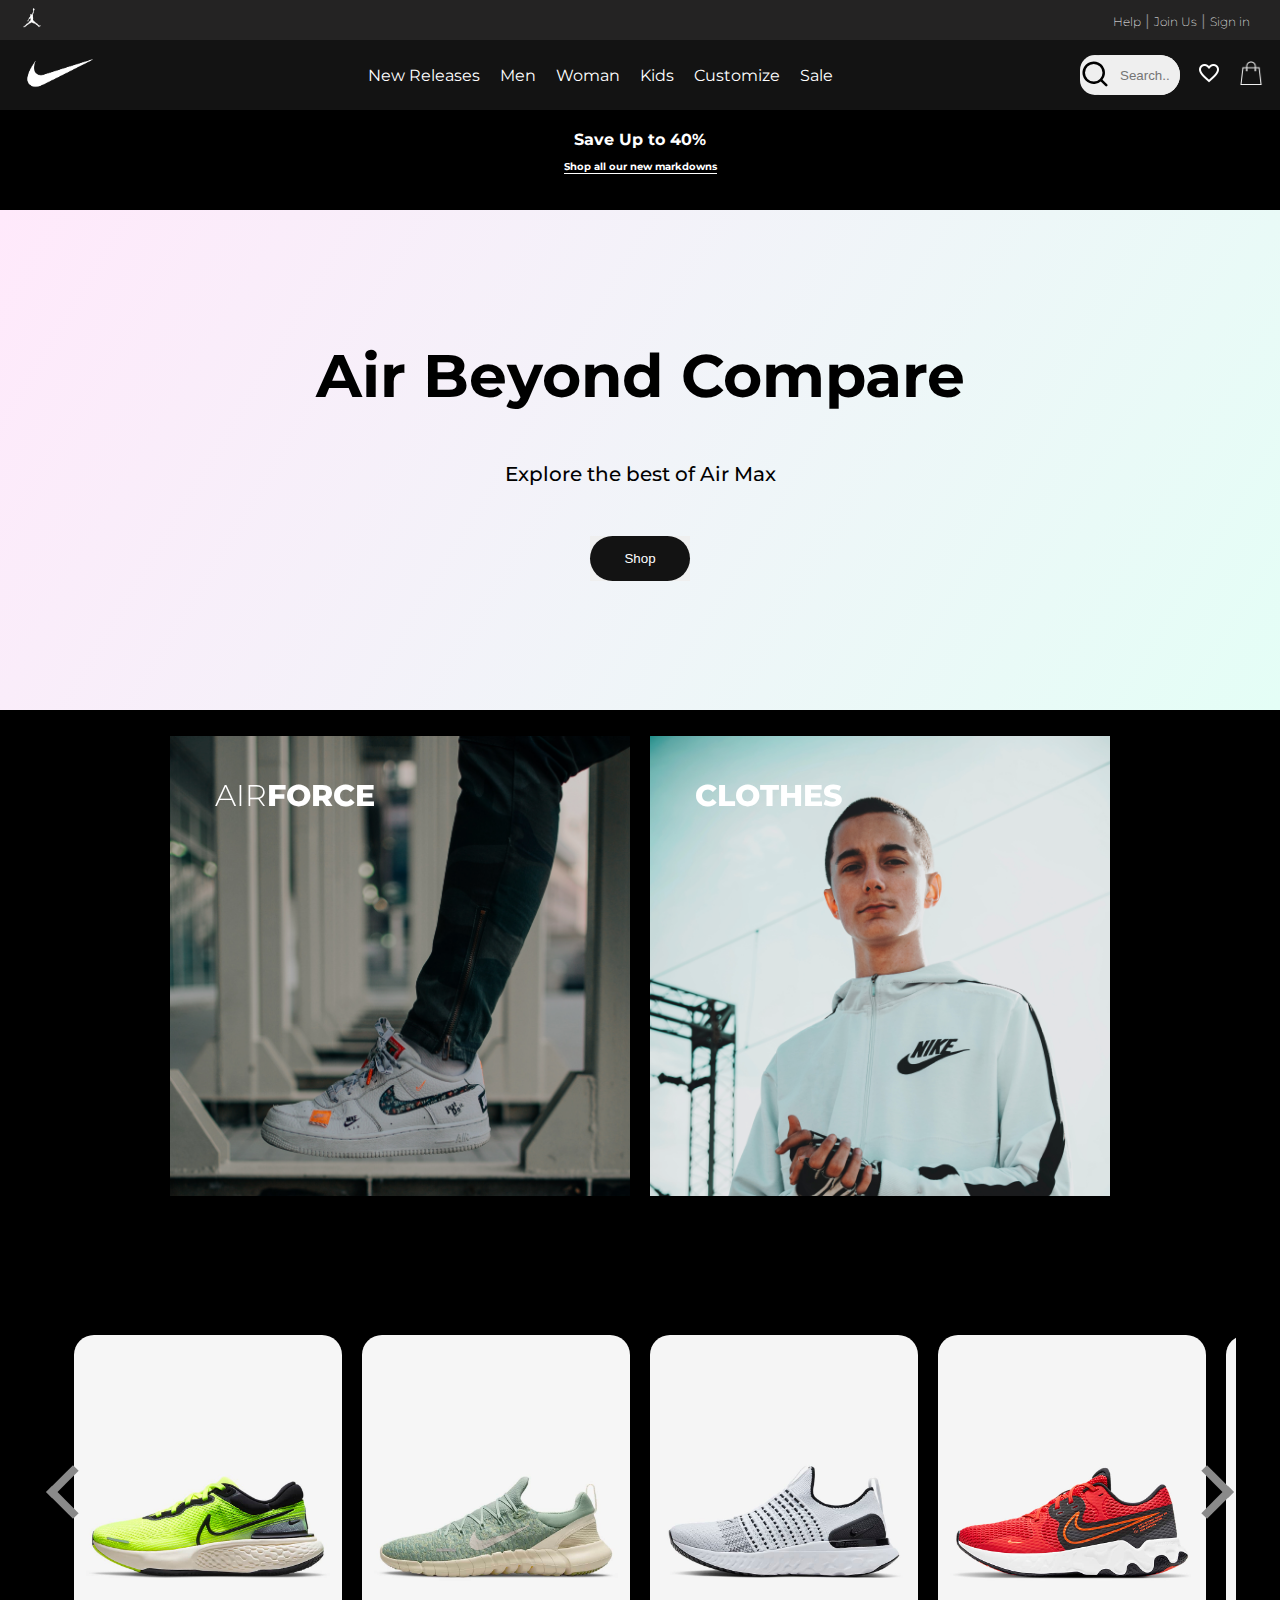
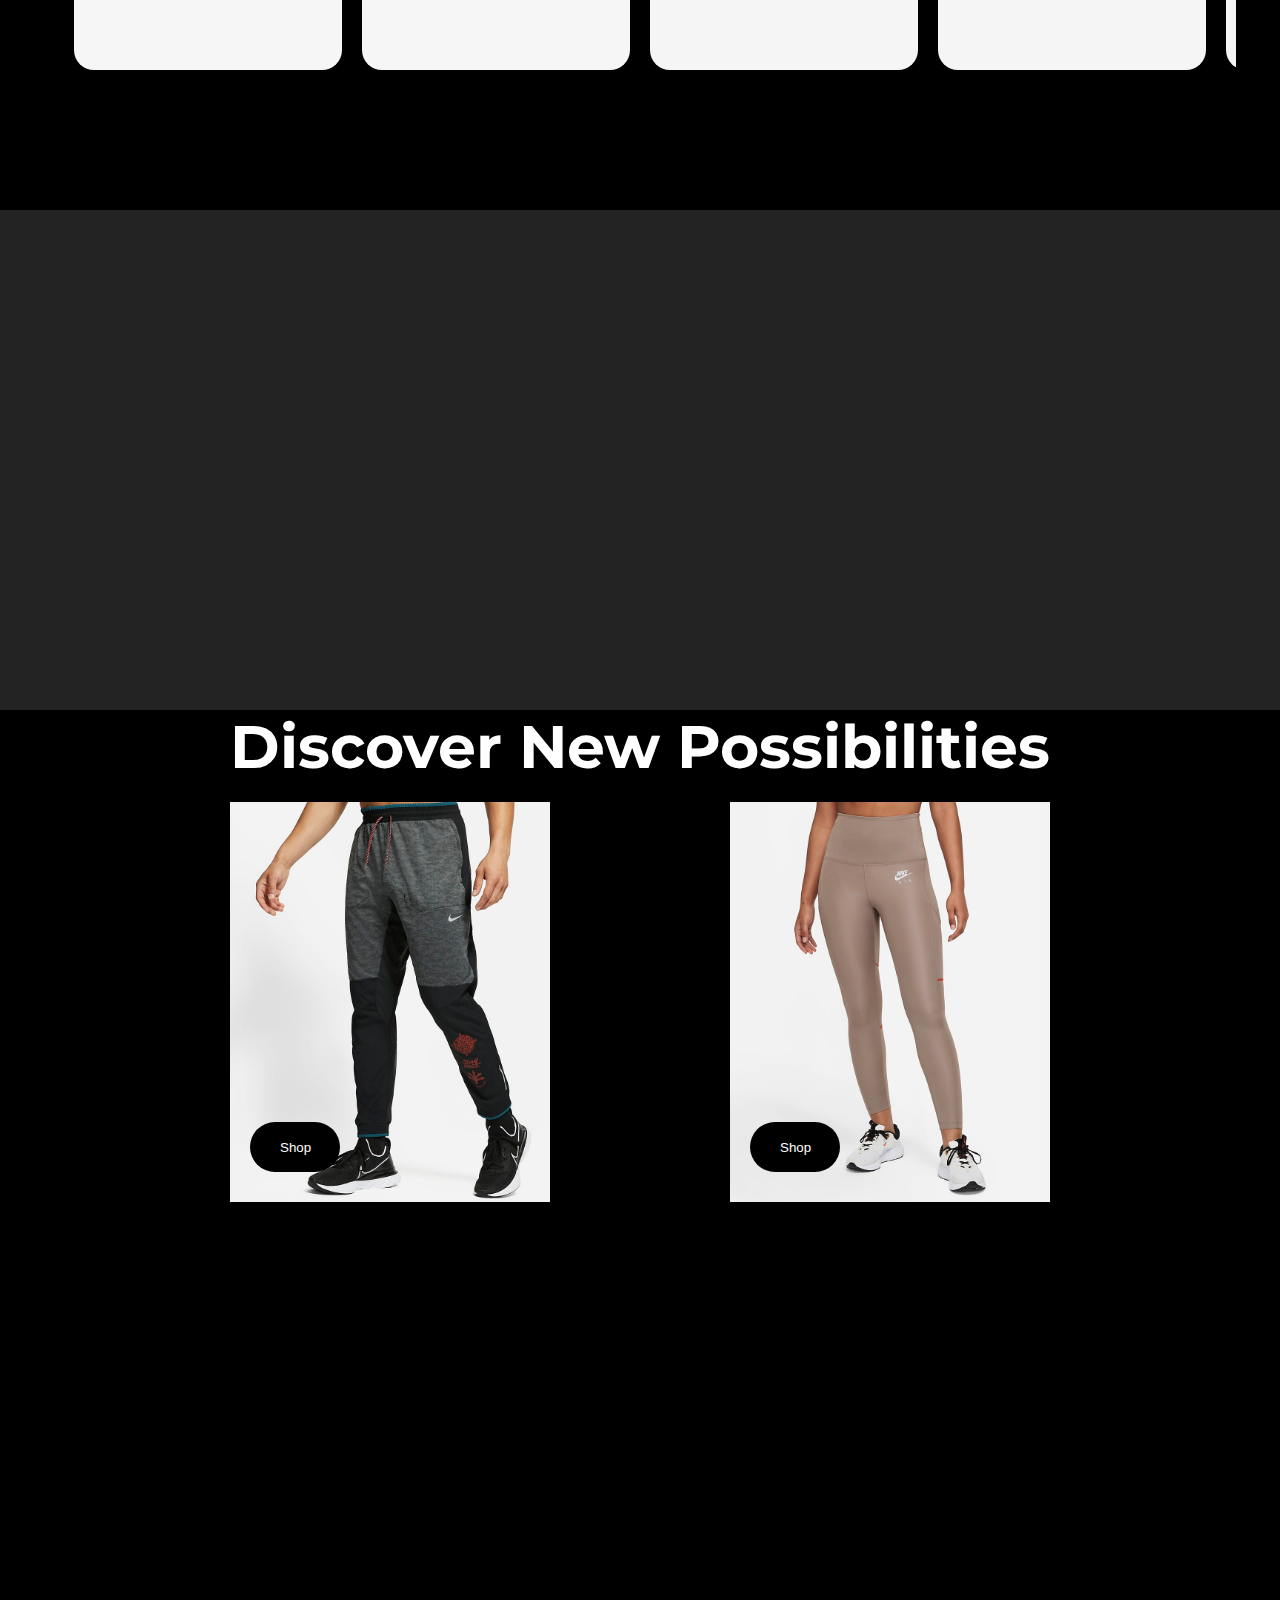
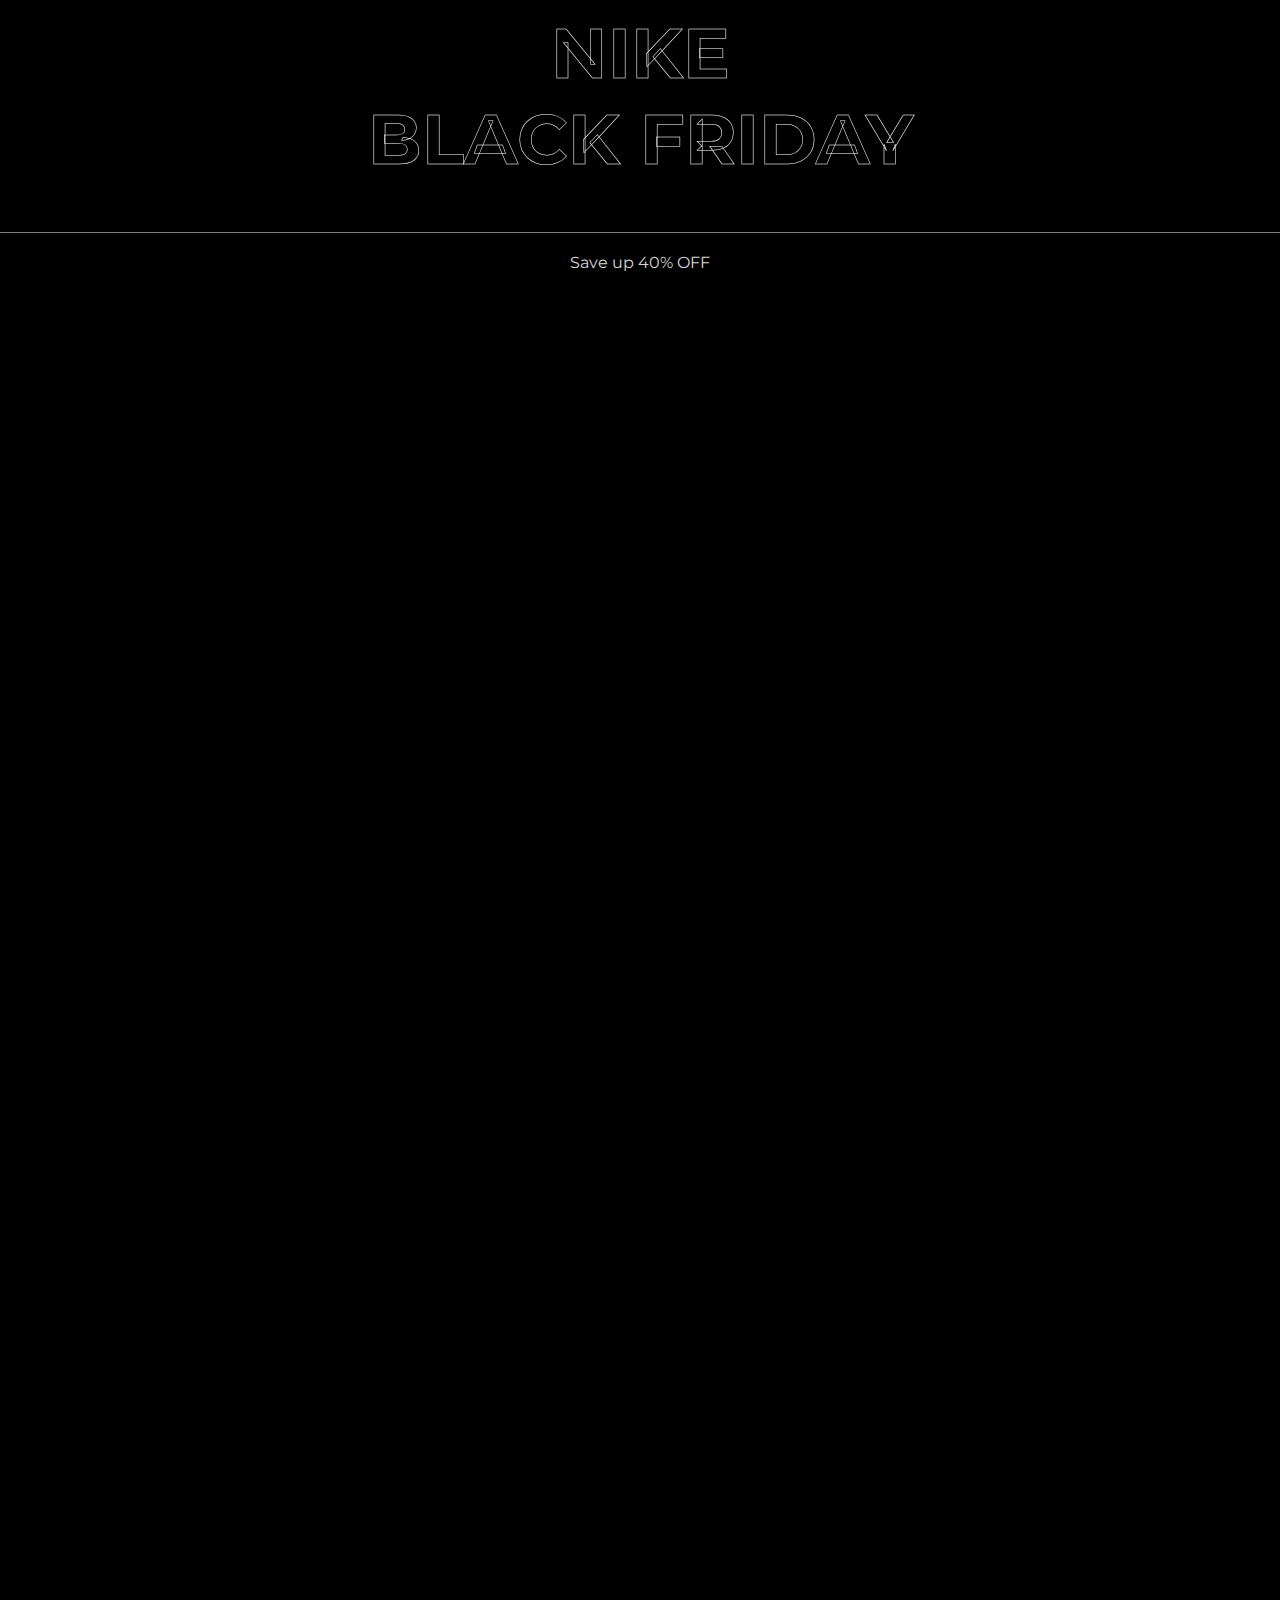
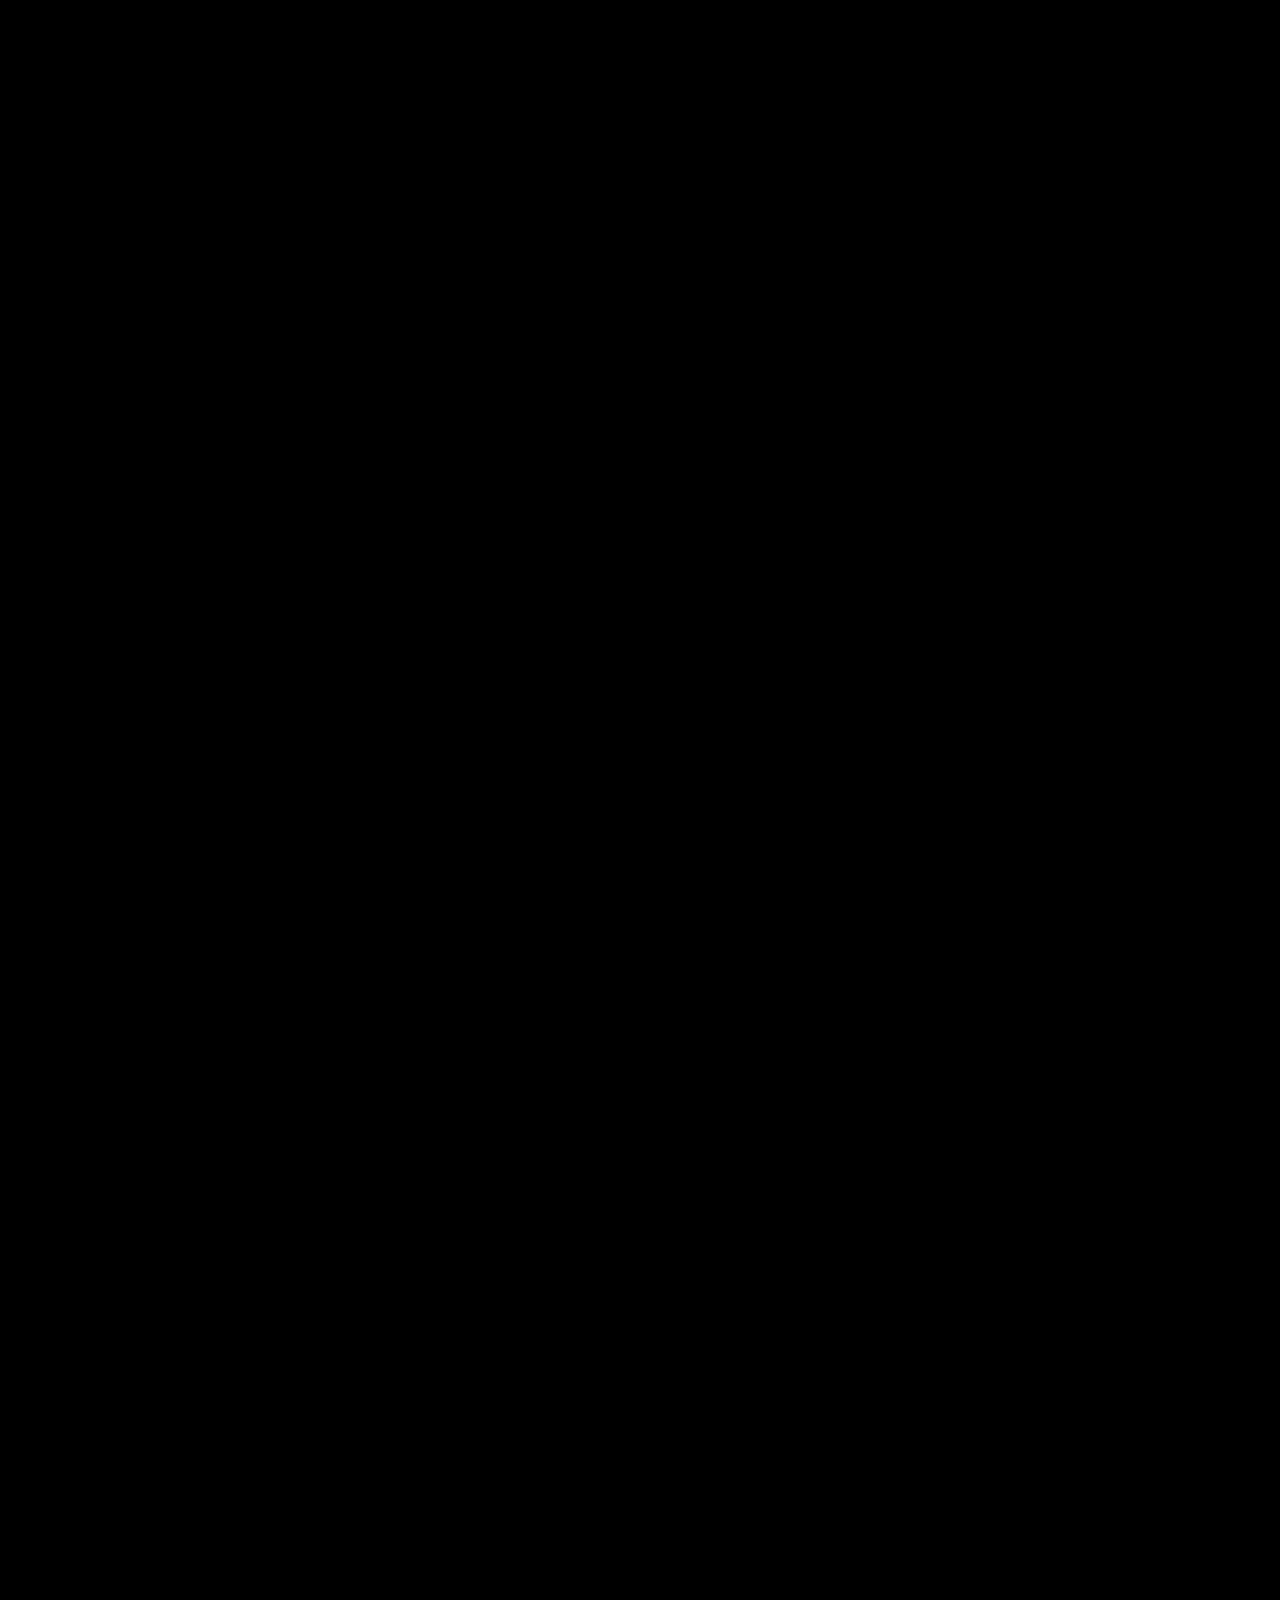
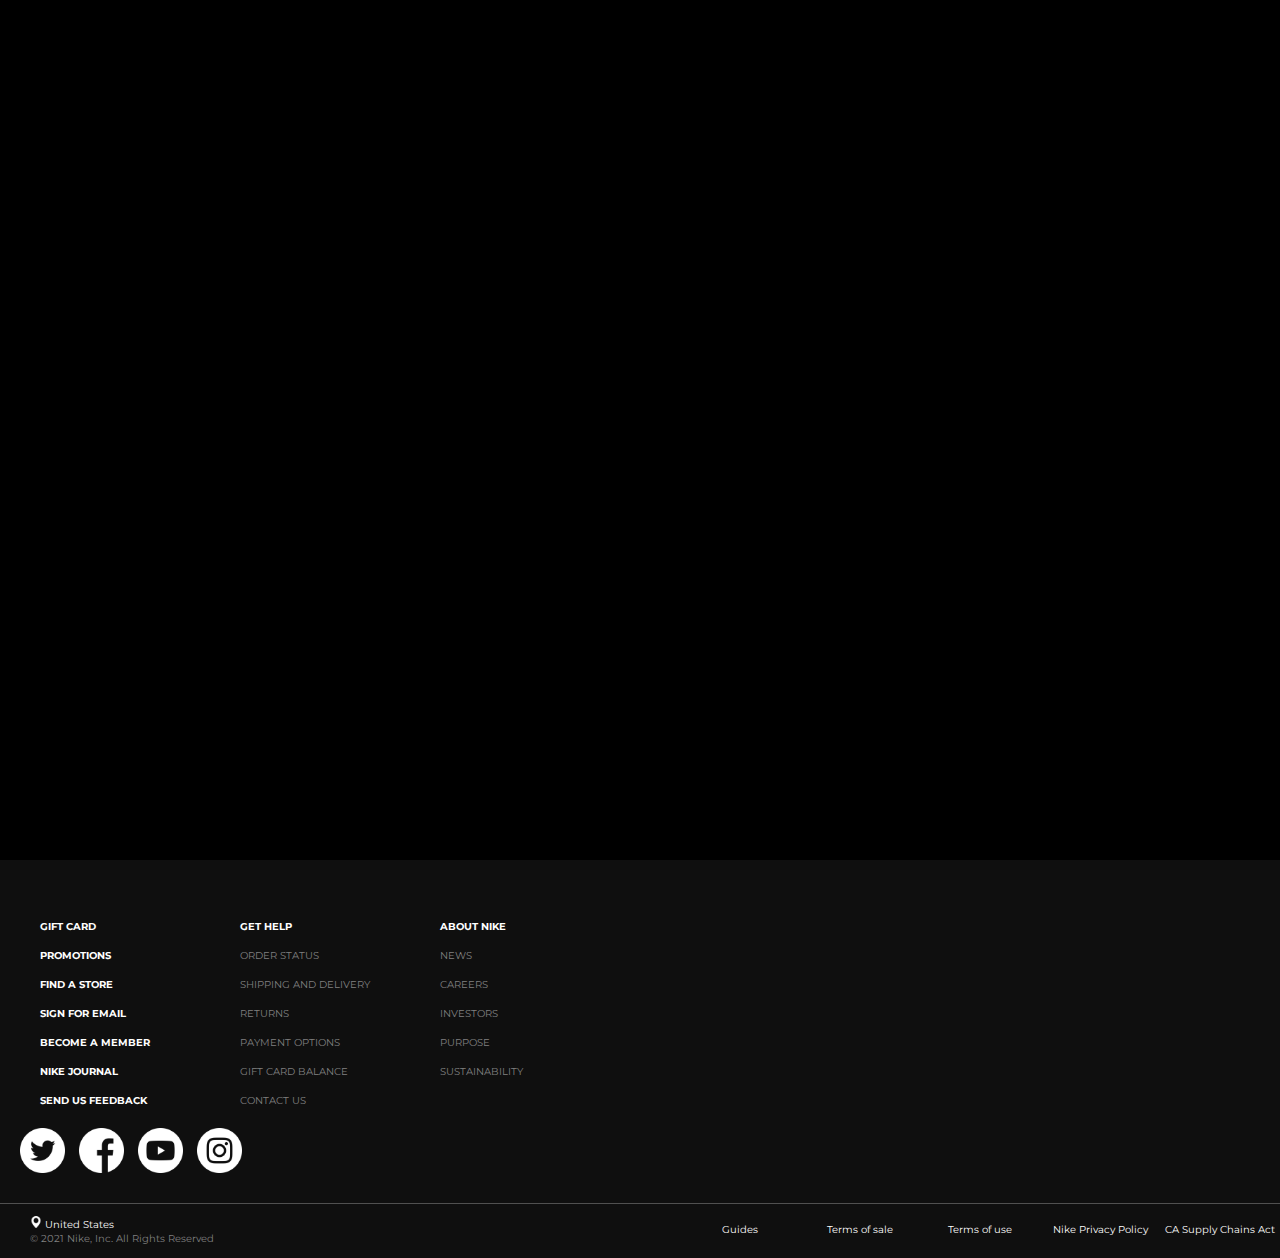
<file: index.html>
<!DOCTYPE html>
<html lang="en">
<head>
    <meta charset="UTF-8">
    <meta http-equiv="X-UA-Compatible" content="IE=edge">
    <meta name="viewport" content="width=device-width, initial-scale=1.0">
    <link rel="stylesheet" href="index.css">
    <link rel="preconnect" href="https://fonts.googleapis.com">
    <link rel="preconnect" href="https://fonts.gstatic.com" crossorigin>
    <link href="https://fonts.googleapis.com/css2?family=Montserrat:wght@200;400;600;800&display=swap" rel="stylesheet">
    <link rel="shortcut icon" href="iconos/favicon-32x32.png" />
    <title>Nike.Just Do It. Nike.com</title>
</head>
<body>
    <header>
        <div class="superior-header">
            <div class="Class-shoes-header">
                <a href="converseshoes.html"></a>
                <a href="jordan.html"><img src="images/logo-jordan-256.png" width="64px" height="64px"></a>
            </div>
            
            <div class="superior-Links-cl13">
                <a href="help.html">Help</a> |
                <a href="joinUs.html">Join Us</a> |
                <a href="signin.html">Sign in</a>
            </div>
        </div>

        <div class="mid-header">

            <div class="Logo">
                <a href="index.html"><img src="images/logo-nike-512.png" width="120px" height="120px"></a>
                
            </div>

            <div class="list-options">
                <ul id="menu"> <!-- Inicia o menu principal --> 
                    <li class="desktop-menu static header">
                        <a aria-label="New Releases" data-nav="0,0,-1" role="menu" aria-expanded="false" aria-controls="DesktopMenu-0-0-0" data-type="click_navShoppingMenu" data-path="new releases" class="pre-desktop-menu-link headline-5 prl3-lg pt4-sm d-sm-b no-outline" href="#" data-pre="ILink">New Releases</a>
                        <div id="categories-list" class="pre-desktop-menu bg-black" role="menu">
                            <div class="pre-columns"> <!-- Inicia o box que conterá o conteúdo do dropdown -->
                                <div class="pre-menu-column pt4-sm ta-sm-l va-sm-t ncss-col-sm-2">
                                    <button role="menuitem" aria-label="main-menu, New Releases, New & Featured" tabindex="-1" data-nav="0,0,0" data-type="click_navShoppingMenu" data-path="new releases:new & featured" class="nav-btn p0-sm pre-menu-item d-sm-h is-static is-header headline-5" data-pre="ILink">New & Featured</button>   
                                    <a role="menuitem" aria-label="main-menu, New Releases, New & Featured, Shop All New Arrivals" data-nav="0,0,1" data-type="click_navShoppingMenu" href="#" target="_blank" tabindex="-1">Shop All New Arrivals</a>
                                    <a role="menuitem" aria-label="main-menu, New Releases, New & Featured, SNKRS Launch Calendar" data-nav="0,0,1" data-type="click_navShoppingMenu" href="#" target="_blank" tabindex="-1">SNKRS Launch Calendar</a>
                                    <a role="menuitem" aria-label="main-menu, New Releases, New & Featured, Best Of Air Max" data-nav="0,0,1" data-type="click_navShoppingMenu" href="#" target="_blank" tabindex="-1">Best Of Air Max</a>
                                    <a role="menuitem" aria-label="main-menu, New Releases, New & Featured, Member Access" data-nav="0,0,1" data-type="click_navShoppingMenu" href="#" target="_blank" tabindex="-1">Member Access</a>
                                    <a role="menuitem" aria-label="main-menu, New Releases, New & Featured, USA Team Gear" data-nav="0,0,1" data-type="click_navShoppingMenu" href="#" target="_blank" tabindex="-1">USA Team Gear</a>
                                    <a role="menuitem" aria-label="main-menu, New Releases, New & Featured, Nike X Space Jam: A New Legacy" data-nav="0,0,1" data-type="click_navShoppingMenu" href="#" target="_blank" tabindex="-1">Nike X Space Jam: A New Legacy</a>
                                </div>
                               
                                 
                               
                                <ul class="col">
                                    <span>Texto</span>
                                    <li><a href="#" target="_blank">Texto</a></li>
                                    <li><a href="#" target="_blank">Texto</a></li>
                                    <li><a href="#" target="_blank">Texto</a></li>
                                    <li><a href="#" target="_blank">Texto</a></li>
                                    <li><a href="#" target="_blank">Texto</a></li>
                                </ul>
                                <ul class="col">
                                    <span>Texto</span>
                                    <li><a href="#" target="_blank">Texto</a></li>
                                    <li><a href="#" target="_blank">Texto</a></li>
                                    <li><a href="#" target="_blank">Texto</a></li>
                                    <li><a href="#" target="_blank">Texto</a></li>
                                    <li><a href="#" target="_blank">Texto</a></li>
                                </ul>
                            </div>
                        </div>
                    </li>

                    <li>
                        <a href="#">Men</a>
                        <div id="categories-list"></div>
                    </li>

                    <li>
                        <a href="#">Woman</a>
                        <div id="categories-list"></div>
                    </li>

                    <li>
                        <a href="#">Kids</a>
                        <div id="categories-list"></div>
                    </li>

                    <li>
                        <a href="#">Customize</a>
                        <div id="categories-list"></div>
                    </li>    
                        
                    <li>
                         <a href="#">Sale</a>
                         <div id="categories-list"></div>
                    </li>
                       
                </ul>
              
            </div>
            
            <div class="boxtext">

                <button class="search-btn" data-var="vsButton" aria-label="Search">
                    <div class="search-btn-link">
                        <a href="#"></a>
                    </div>
                    
                    <svg class="pre-search-input-icon" height="30px" width="30px" viewBox="0 0 24 24">
                     
                        <path d="M21.71 20.29L18 16.61A9 9 0 1 0 16.61 18l3.68 3.68a1 1 0 0 0 1.42 0 1 1 0 0 0 0-1.39zM11 18a7 7 0 1 1 7-7 7 7 0 0 1-7 7z"></path>
                    </svg>
                </button>

                <input type="text" id="VisualSearchInput" class="pre-search-input headline-5" name="search" autocomplete="off" data-var="vsInput" tabindex="0" placeholder="Search..." aria-label="Search Products" role="combobox" aria-controls="VisualSearchSuggestionsList" aria-owns="VisualSearchSuggestionsList" aria-expanded="false">

            </div>

            <div class="icon-1cLp">
                <div class="favorites">
                    
                    <a href="favorites.html"><img src="iconos/icons8-heart-48.png" width="24px" height="24px"/></a>
                </div>

                <div class="cart">
                    <a href="cart.html"><img src="iconos/icons8-shopping-bag-100.png" width="24px" height="24px"/></a>
                </div>
            </div>
        </div>
    </header>

    <section class="fl-111section">
        <p>Save Up to 40%</p>
        <a href="#">Shop all our new markdowns</a>
        <div class="nike-pattern"></div>
    </section>

    <section class="fl-122section">
        <div class="text-fl-122">
            <h1>Air Beyond Compare</h1>
            <h4>Explore the best of Air Max</h4>
        </div>
      
        <div class="button-fl-122">
            <button>
            <a href="#">Shop</a>
            </button>
        </div>
        
    </section>

    <section class="fl-122-2-section"> 
                    <div class="grid">
                        <figure class="effect-honey">
                            <img src="images/pexels-bogdan-glisik-1698359.jpg" alt="img04"/>
                            <figcaption>
                                <h2>Air<span>Force</span> <i>ㅤㅤㅤㅤShop</i></h2>
                                <a href="#">View more</a>
                            </figcaption>			
                        </figure>

                        <figure class="effect-honey2">
                            <img src="images/sven-kucinic-ddh3uQWsLuE-unsplash.jpg" alt="img04"/>
                            <figcaption>
                                <h2>ㅤ<span>Clothes</span> <i>ㅤㅤㅤㅤShop</i></h2>
                                <a href="#">View more</a>
                            </figcaption>			
                        </figure>
                    </div>

                    <div id="container">
                    <div id="slider-container">
                            <div id="slider">
                                <div class="slide">  
                                    <div class="boxcontent">
                                            <h2>Nike ZoomX</h2>

                                          <div class="color">
                                            <h3>Price : $150</h3>
                                          </div>
                                          
                                          <div class="buy">
                                              <a href="#">Buy Now</a>
                                          </div>
                                          
                             
                                    </div>
                                      
                                    <img src="products/Nike ZoomX Invincible Run Flyknit.jfif" width="100%">
                                  
                                </div>
                                <div class="slide">
                                    <div class="boxcontent">
                                        <h2>Nike Free Run 5.0</h2>

                                      <div class="color">
                                        <h3>Price : $170</h3>
                                      </div>
                                      
                                      <div class="buy">
                                          <a href="#">Buy Now</a>
                                      </div>
                                      
                         
                                    </div>
                                    <img src="products/Nike Free Run 5.0.jfif" width="100%">
                                </div>
                                <div class="slide">
                                    <div class="boxcontent">
                                        <h2>Nike Free Run 5.0</h2>

                                      <div class="color">
                                        <h3>Price : $139</h3>
                                      </div>
                                      
                                      <div class="buy">
                                          <a href="#">Buy Now</a>
                                      </div>
                                      
                         
                                    </div>

                                    <img src="products/Nike React Phantom Run Flyknit 2.jfif" width="100%">
                                </div>
                                <div class="slide">
                                    <div class="boxcontent">
                                        <h2>Nike React Phantom</h2>

                                      <div class="color">
                                        <h3>Price : $200</h3>
                                      </div>
                                      
                                      <div class="buy">
                                          <a href="#">Buy Now</a>
                                      </div>
                                      
                         
                                    </div>

                                    <img src="products/Nike Renew Ride 2.jfif" width="100%">
                                </div>
                                <div class="slide">
                                    <div class="boxcontent">
                                        <h2>Nike Renew Ride</h2>

                                      <div class="color">
                                        <h3>Price : $178</h3>
                                      </div>
                                      
                                      <div class="buy">
                                          <a href="#">Buy Now</a>
                                      </div>
                                      
                         
                                    </div>
                                    
                                    <img src="products/Nike Revolution 5.jfif" width="100%">
                                </div>
                                <div class="slide">
                                    <div class="boxcontent">
                                        <h2>Nike Revolution 5</h2>

                                      <div class="color">
                                        <h3>Price : $162</h3>
                                      </div>
                                      
                                      <div class="buy">
                                          <a href="#">Buy Now</a>
                                      </div>
                                      
                         
                                    </div>

                                    <img src="products/Nike Winflo 8.jfif" width="100%">
                                
                                </div>
                                <div class="slide">
                                    <div class="boxcontent">
                                        <h2>Nike React Miler 2</h2>

                                      <div class="color">
                                        <h3>Price : $139</h3>
                                      </div>
                                      
                                      <div class="buy">
                                          <a href="#">Buy Now</a>
                                      </div>
                         
                                    </div>

                                    <img src="products/react-miler-2.jfif" width="100%">

                                </div>
                                <div class="slide">
                                    <div class="boxcontent">
                                        <h2>Nike Free Run 5</h2>

                                      <div class="color">
                                        <h3>Price : $150</h3>
                                      </div>
                                      
                                      <div class="buy">
                                          <a href="#">Buy Now</a>
                                      </div>
                        
                                    </div>

                                    <img src="products/free-run-5.jfif" width="100%">

                                </div>
                            </div>


                                    <span onclick="slideRight()" class="btn"></span>
                                    </span>     
                                    
                                    <span onclick="slideLeft()" class="btn">   
                                    </span>
                       
                            
                    </div>
                        
                    </div>
    </section>


    <section class="fl-133section">
       
       

        <div class="banner"></div>

        <div class="cards-clothes-fl-122">
            <div class="cards-text-clothes">
                <h2>Discover New Possibilities</h2>
            </div>

            <div class="card-clothes">
                <div class="card1">
                    <button><a href="#">Shop</a></button>
                    
                    <img src="Cards/phenom-elite-wild-run-mens-knit-running-pants-Xw6tWM.jfif">
                </div>
                <div class="card2">
                    <button><a href="#">Shop</a></button>
                    <img src="Cards/air-dri-fit-womens-fold-over-waist-7-8-running-leggings-wbC6Tp.jfif">
                </div>
            </div>
        </div>

        <div class="banner-2">
            <div class="texts-banner-2">
                <div class="nike-banner-2">
                    <h1>NIKE</h1>
                </div>
                
                <div class="black-friday-banner-2">
                    <h3>BLACK FRIDAY</h3> 
                </div>

              
            </div>

            <div class="promotion-banner-2">
                    <a href="#">
                        Save up 40% OFF
                    </a>
            </div>
            
        </div>
        
    </section>

    <footer class="c2-111-footer">
        <div class="Content-superior">

            <div class="links-media-pages">
                <div class="links-1-c2-111">
                    <ul>
                        <li>
                            <a href="#">Gift Card</a>
                        </li>
                        <li>
                            <a href="#">Promotions</a>
                        </li>

                        <li>
                            <a href="#">find a Store</a>
                        </li>

                        <li>
                            <a href="#">Sign for email</a>
                        </li>

                        <li>
                            <a href="#">become a member</a>
                        </li>

                        <li>
                            <a href="#">Nike Journal</a>
                        </li>

                        <li>
                            <a href="#">Send Us Feedback</a>
                        </li>
                    </ul>    
                    
                </div>
                <div class="links-2-c2-111">
                    <ul>
                        <li class="link-2-bold">
                            <a href="#">Get help</a>
                        </li>
                        <li>
                            <a href="#">Order Status</a>
                        </li>

                        <li>
                            <a href="#">Shipping and Delivery</a>
                        </li>

                        <li>
                            <a href="#">Returns</a>
                        </li>

                        <li>
                            <a href="#">Payment Options</a>
                        </li>

                        <li>
                            <a href="#">Gift Card Balance</a>
                        </li>

                        <li>
                            <a href="#">Contact Us</a>
                        </li>
                    </ul>    
                </div>
                
                <div class="links-3-c2-111">
                    <ul>
                        <li class="link-3-bold">
                            <a href="#">About Nike</a>
                        </li>
                        <li>
                            <a href="#">News</a>
                        </li>

                        <li>
                            <a href="#">Careers</a>
                        </li>

                        <li>
                            <a href="#">Investors</a>
                        </li>

                        <li>
                            <a href="#">Purpose</a>
                        </li>

                        <li>
                            <a href="#">Sustainability</a>
                        </li>
                    </ul>    
                </div>

            </div>

            <div class="icons-social-media">
                <a href="https://twitter.com/nike" target="_blank"><img src="iconos/twitter.png" width="45px" height="45px"></a>
                <a href="https://www.facebook.com/nike/" target="_blank"><img src="iconos/facebook.png" width="45px" height="45px"></a>
                <a href="https://www.youtube.com/user/nike" target="_blank"><img src="iconos/youtube.png" width="45px" height="45px"></a>
                <a href="https://www.instagram.com/nike/" target="_blank"><img src="iconos/instagram (1).png" width="45px" height="45px"></a>
            </div>
        </div>

        <div class="content-inferior">
            <div class="info-content">
                <a aria-label="Selected Location:US" title="Selected Location:US" class="location pin" href="#"><img src="iconos/location-pin.png" width="12px" height="12px">
                    <span class="country-name">United States</span>
                </a>

                <p>© 2021 Nike, Inc. All Rights Reserved</p>

            </div>
          
            <div class="content-inferior-sublinks">
                <ul>
                    <li>
                        <a href="#">Guides</a>
                    </li>

                    <li>
                        <a href="#">Terms of sale</a>
                    </li>

                    <li>
                        <a href="#">Terms of use</a>
                    </li>

                    <li>
                        <a href="#">Nike Privacy Policy</a>
                    </li>

                    <li>
                        <a href="#">CA Supply Chains Act</a>
                    </li>
                </ul>
            </div>
        </div>
    </footer>    
    
</body>

<script type="text/javascript" src="index.js"></script>
</html>
</file>
<file: index.css>
* {
    margin: 0;
    padding: 0;
    border: 0;
}
body, html {
    -webkit-font-smoothing: antialiased;
    font-family: 'Montserrat', sans-serif;
}
    ul, ol, li, a{
        text-decoration: none;
        list-style: none;
}

::-webkit-scrollbar {
    width: 10px;
}
  
::-webkit-scrollbar-thumb{
    background: rgb(116, 116, 116); 
    border-radius: 10px;
}

::-webkit-scrollbar-track{
    background:rgb(32, 32, 32);
}

::selection {
    background: rgb(255, 255, 255);
    color: rgb(0, 0, 0);
}


/*-----------------------------Cabeçalho--------------------------------*/
.superior-header{
    display: flex;
    align-items: center;
    justify-content: space-between;
    width: auto;
    height: 40px;
    background-color: #242323;
}
.superior-Links-cl13 {
    left:80%;
    margin-right: 30px;
    color: rgb(139, 139, 139);
}
.superior-Links-cl13 a{
    font-weight: 200;
    font-size: 12px;
    color: white;
}
.superior-Links-cl13 a:hover{
    color: rgb(228, 228, 228);
}
/*----------------------------------------fl-111section-------------------------------------------------*/


.fl-111section{
    width: auto;
    height: 100px;
    display: flex;
    justify-content: center;
}

.fl-111section p{
    margin-top: 20px;
    font-weight: bold;
    color: white;
    position: absolute;
}
.fl-111section a{
    margin-top: 50px;
    font-size: 10px;
    font-weight: bold;
    color: white;
    position: absolute;
    border-bottom: 1px solid white;
}
.nike-pattern{
    width: 100%;
    height: 100%;
    opacity: 1;
    background-color: #000000;
    opacity: 1;
    background-image:  radial-gradient(#272727 0.5px, transparent 0.5px), radial-gradient(#afafaf 0.5px, #000000 0.5px);
    background-size: 20px 20px;
    background-position: 0 0,10px 10px;
}

/*---------------------------------------Cabeçalho Meio------------------------------------------*/

.list-options{
    position: relative;
    display: flex;
    align-items: center;
    width: calc(100% - 426px);
    margin: 0 auto;
    justify-content: center;
    max-width:1200px;
    height: 60px;
}
.list-options ul{
    display: flex;
    
    align-items: center;
}
.list-options a{
    padding: 6px 10px;
    color: white;
}
.list-options a:hover{
    padding-bottom: 15px;
    border-bottom: 1.5px solid rgb(255, 255, 255);
}
/*-----------------------------------------------------------*/
.p10-sm {
    padding: 40px;
}
.pt4-sm {
    padding-top: 16px;
}
.ncss-container {
    width: 100%;
    padding-left: 8px;
    padding-right: 8px;
}
.ncss-row:after, .ncss-row:before {
    content: "";
    display: table;
}
#categories-list{
    white-space: nowrap;
    opacity: 0;
    visibility: hidden;
    position: absolute;
    overflow: hidden;
    max-height: 800px;
    top: 60px;
    left: 0;
    right: 0;
    transition: transform .1s ease,opacity 0ms linear .1s,visibility 0ms linear .1s;
    transform-origin: top center;
    transform: scaleY(0);
}
.desktop-menu a:hover #categories-list::after{
    
}
.bg-black{
    background-color: #09070a;
}
.pre-columns{
    max-width: 1344px;
    margin-left: auto;
    margin-right: auto;
    padding-bottom: 15px;
}
.pre-menu-column {
    display: inline-block;
    opacity: 0;
    transform: translateY(-10px);
    transition: transform .1s,opacity .1s;
    transition-delay: 0s;
}
.va-sm-t {
    vertical-align: top;
}
.ta-sm-l {
    text-align: left;
}
.pt4-sm {
    padding-top: 16px;
}
.ncss-col-sm-2 {
    width: 16.666666666666664%;
    display: inline-block;
}
[class*=ncss-col-] {
    position: relative;
    min-height: 1px;
    display: none;
    font-size: 16px;
    line-height: 1.75;
    padding-left: 8px;
    padding-right: 8px;
}
/*-----------------------------------------------------------*/
.mid-header{
    display: flex;
    align-items: center;
    width: auto;
    background-color: rgb(19, 19, 19);
    height:70px ;
}

.boxtext{ 
    width: auto;
    display: flex;
    align-items: center;
    justify-content: space-evenly;
    border-radius: 20px;
    background-color: #EFEFEF;
}

 .boxtext input {
    width: 50px;
    height: 40px;
    border-radius:20px 40px 40px 5px;
    color: #e4e4e4;
    outline-style: none;
    padding: 0 10px;
    background-color: #EFEFEF;
    transition: .2s;
}

 .boxtext input:hover{
    transition: .2s;
}
.boxtext input:focus{
    color: #0f0f0f;
    transition: cubic-bezier(0.075, 0.82, 0.165, 1);
    width: 150px;
    transition: .3s;
}

.boxtext button{
    height: 40px;
    border-radius: 70px;
}
.search-btn-link a{
    width: 40px;
    height: 40px;
    border-radius: 70px;
}

.icon-1cLp{
    display: flex;
    justify-content: space-evenly;
    width: 100px;
}

/*------------------------------------Section-fl-122section---------------------------------------*/

.fl-122section{
    display: flex;
    flex-direction: column;
    justify-content: center;
    align-items: center;
    width: auto;
    height: 500px;
    background: linear-gradient(121deg, rgba(255,233,251,1) 0%, rgba(228,254,246,1) 100%);
    -webkit-box-shadow: 0px 7px 11px -4px rgba(0,0,0,0.3); 
    box-shadow: 0px 7px 11px -4px rgba(0,0,0,0.3);
}
.text-fl-122  h1,h4{
    padding: 0 200px;
    display: flex;
    justify-content: center;
}

.text-fl-122  h1{
    font-size: 60px;
    font-weight: bolder;
}

.text-fl-122  h4{
    padding: 50px 0;
    font-size: 20px;
    font-weight: 500;

}

.button-fl-122 a{
    width: 100px;
    height: 45px;
    color: white;
    border-radius: 40px;
    background-color: rgb(19, 19, 19);
    display: flex;
    align-items: center;
    justify-content: center;
}
.button-fl-122 a:hover{
  background-color: #3d3d3d;
}
/*------------------------------------fl-122-2-section---------------------------------------*/

.fl-122-2-section{
    display: flex;
    flex-direction: column;
    background-color: #000000;
    opacity: 1;
    background-image:  radial-gradient(#585858 0.5px, transparent 0.5px), radial-gradient(#ececec 0.5px, #000000 0.5px);
    background-size: 20px 20px;
    background-position: 0 0,10px 10px;
    width: auto;
    height: 1100px;
}

.grid {
	position: relative;
	margin: 0 auto;
	padding: 1em 0 4em;
	max-width: 1000px;
	list-style: none;
	text-align: center;
}

.grid figure {
	position: relative;
	float: left;
	overflow: hidden;
	margin: 10px 1%;
	min-width: 320px;
	max-width: 480px;
	max-height: 460px;
	width: 48%;
	background: #3085a3;
	text-align: center;
	cursor: pointer;
}

.grid figure img {
	position: relative;
	display: block;
	min-height: 100%;
	max-width: 100%;
	opacity: 0.8;
}

.grid figure figcaption {
	padding: 2em;
	color: #fff;
	text-transform: uppercase;
	font-size: 1.25em;
	-webkit-backface-visibility: hidden;
	backface-visibility: hidden;
}
.grid figure figcaption::before,
.grid figure figcaption::after {
	pointer-events: none;
}

.grid figure figcaption,
.grid figure figcaption > a {
	position: absolute;
	top: 0;
	left: 0;
	width: 100%;
	height: 100%;
}
/*------------------------------*/
.grid figure figcaption > a {
	z-index: 1000;
	text-indent: 200%;
	white-space: nowrap;
	font-size: 0;
	opacity: 0;
}

.grid figure h2 {
	word-spacing: -0.15em;
	font-weight: 300;
}

.grid figure h2 span {
	font-weight: 800;
}

.grid figure h2,
.grid figure p {
	margin: 0;
}

.grid figure p {
	letter-spacing: 1px;
	font-size: 68.5%;
}
/*-------*/
figure.effect-honey {
	background: #000000;
}

figure.effect-honey img {
	opacity: 0.9;
	-webkit-transition: opacity 0.35s;
	transition: opacity 0.35s;
}

figure.effect-honey:hover img {
	opacity: 0.1;
}

figure.effect-honey figcaption::before {
	position: absolute;
	bottom: 0;
	left: 0;
	width: 100%;
	height: 10px;
	background: #fff;
	content: '';
	-webkit-transform: translate3d(0,10px,0);
	transform: translate3d(0,10px,0);
}

figure.effect-honey h2 {
	position: absolute;
	left: 0;
	padding: 1em 1.5em;
	width: 100%;
	text-align: left;
	-webkit-transform: translate3d(0,-30px,0);
	transform: translate3d(0,-30px,0);
}

figure.effect-honey h2 i {
	font-style: normal;
	opacity: 0;
	-webkit-transition: opacity 0.35s, -webkit-transform 0.35s;
	transition: opacity 0.35s, transform 0.35s;
	-webkit-transform: translate3d(0,-30px,0);
	transform: translate3d(0,-30px,0);
}


figure.effect-honey figcaption::before,
figure.effect-honey h2 {
	-webkit-transition: -webkit-transform 0.35s;
	transition: transform 0.35s;
}

figure.effect-honey:hover figcaption::before,
figure.effect-honey:hover h2,
figure.effect-honey:hover h2 i {
	opacity: 1;
	-webkit-transform: translate3d(0,0,0);
	transform: translate3d(0,0,0);
}

/*---------------2-card-------------------------------------*/
figure.effect-honey2 {
	background: #09070a;
}

figure.effect-honey2 img {
	opacity: 0.9;
	-webkit-transition: opacity 0.35s;
	transition: opacity 0.35s;
}

figure.effect-honey2:hover img {
	opacity: 0.1;
}

figure.effect-honey2 figcaption::before {
	position: absolute;
	bottom: 0;
	left: 0;
	width: 100%;
	height: 10px;
	background: #fff;
	content: '';
	-webkit-transform: translate3d(0,10px,0);
	transform: translate3d(0,10px,0);
}

figure.effect-honey2 h2 {
	position: absolute;
	left: 0;
	padding: 1em 1.5em;
	width: 100%;
	text-align: left;
	-webkit-transform: translate3d(0,-30px,0);
	transform: translate3d(0,-30px,0);
}

figure.effect-honey2 h2 i {
	font-style: normal;
	opacity: 0;
	-webkit-transition: opacity 0.35s, -webkit-transform 0.35s;
	transition: opacity 0.35s, transform 0.35s;
	-webkit-transform: translate3d(0,-30px,0);
	transform: translate3d(0,-30px,0);
}


figure.effect-honey2 figcaption::before,
figure.effect-honey2 h2 {
	-webkit-transition: -webkit-transform 0.35s;
	transition: transform 0.35s;
}

figure.effect-honey2:hover figcaption::before,
figure.effect-honey2:hover h2,
figure.effect-honey2:hover h2 i {
	opacity: 1;
	-webkit-transform: translate3d(0,0,0);
	transform: translate3d(0,0,0);
}
/*---------------------------------products-card-carrousel---------------------------------------*/


#container {
    height: 400px;
    width: 100%;
    margin: 0;
    padding: 0;
    display: grid ;
    place-items: center;
  }
  
  #slider-container {
    height: 425px;
    width: 90vw;
    position: relative;
    overflow: hidden;
    padding: 20px;
    border-radius: 20px;
  }
/*0----------------------------------BTN-----------------------------------*/ 
#slider-container .btn {
    position: absolute;
    top: calc(50% - 30px);
    height: 30px;
    width: 30px;
    border-left: 8px solid rgb(138, 138, 138);
    border-top: 8px solid rgb(138, 138, 138);
    cursor: pointer;
  }
  .ring-btn{
      width: 80px;
      height: 80px;
      border-radius: 100%;
      border: 2px solid black;
  }
  
  #slider-container .btn:first-of-type {
    transform: rotate(-45deg);
    left: 10px
  }
  
  #slider-container .btn:last-of-type {
    transform: rotate(135deg);
    right: 10px;
  }

/*0----------------------------------BTN-----------------------------------*/
  #slider-container #slider img{
    cursor: pointer;
    border-radius: 20px;
    transition: 1s;
  }

  #slider-container #slider img:hover{
    width: 120%;
    position: relative;
    -webkit-box-shadow: 0px 0px 15px 13px rgba(0,0,0,0.35); 
    box-shadow: 0px 0px 15px 13px rgba(0,0,0,0.35);
  }
/*--------------------------------------------*/
.boxcontent{
    display: flex;
    flex-direction: column;
    align-items: center;
    height: 0;
    z-index: 10;
    position: absolute;
    text-align: center;
    z-index: 10;
    overflow: hidden;
    transition: all 1s ease 0s;
    user-select: none;
}
 .slide:hover .boxcontent{
    user-select: none;
    opacity: 1;
    height: 90px;
}

.color h3{
    font-size: 20px;
}
.slide .buy{
    display: flex;
    justify-content: center;
    align-items: center;
    border-radius: 10px;
    height: 100px;
    width: 100px;
    background-color: #000000;
}
.slide .buy a {
    font-weight: bold;
    color: white;
}
/*--------------------------------------------*/
  #slider-container #slider {
    display: flex;
    width: 1000%;
    height: 100%; 
    transition: all .5s;
  }
  
  #slider-container #slider .slide {
    margin: auto 10px;
    display: flex;
    place-items: center;
    justify-content: center;
    align-items: flex-end;
  }
  

  @media only screen and (min-width: 1100px) {
  
    #slider-container #slider .slide {
      width: calc(2.5% - 20px);
    }
  
  }
  
  @media only screen and (max-width: 1100px) {
  
    #slider-container #slider .slide {
      width: calc(3.3333333% - 20px);
    }
  
  }
  
  @media only screen and (max-width: 900px) {
  
    #slider-container #slider .slide {
      width: calc(5% - 20px);
    }
  
  }
  
  @media only screen and (max-width: 550px) {
  
    #slider-container #slider .slide {
      width: calc(10% - 20px);
    }
  
  }
/*------------------------------------fl-133section---------------------------------------*/
.fl-133section{
    background: rgb(255,227,253);
    background: linear-gradient(109deg, rgb(202, 60, 60) 0%, rgb(255, 5, 26) 100%);  
    width: auto;
    height: 5450px;
    background-size: 20px 20px;
    background-color: #000000;
    opacity: 1;
    background-image: radial-gradient(#ffffff 0.5px, transparent 0.5px), radial-gradient(#ececec 0.5px, #000000 0.5px);
}

/*----------------------------------------------Second Div fl 133------------------------------------------------*/



.banner{
    background-color: #242323;
    width: auto;

    height: 500px;
    text-align: center;
    font-family: roboto;
    color: rgb(20,20,20);

    background-image: url("images/braden-collum-9HI8UJMSdZA-unsplash.jpg");

    background-position: center;
    background-size: cover;
    background-repeat: no-repeat;
    background-attachment: fixed;
}
/*---------------------------------------------cards-clothes-fl-122---------------------------------------------*/

.cards-clothes-fl-122{
    width: auto;
    height: 800px;
}
.card-clothes{
    display: flex;
    justify-content: space-evenly;
    width: auto;
    margin: 19px 50px;
    height: 400px;
}
.card1 button{
    margin-top: 320px;
    margin-left: 20px;
    position: absolute;
    height: 50px;
    width: 90px;
    border-radius: 40px;
    color: white;
    background-color: #000000;
}
.card1 a{
    padding: 30px;
    color: white;
}

.card1 button:hover{
    background-color: #272727;
}
.card1{
    -webkit-box-shadow: 0px 21px 9px -6px rgba(0,0,0,0.36); 
    box-shadow: 0px 21px 9px -6px rgba(0,0,0,0.36);
}

.card1 img{
    background-size: cover;
    height: 100%;
}

/*------*/
.card2 button{
    position: absolute;
    margin-top: 320px;
    margin-left: 20px;
    height: 50px;
    width: 90px;
    border-radius: 40px;
    color: white;
    background-color: #000000;
}
.card2 a{
    padding: 30px;
    color: white;
}

.card2 button:hover{
    background-color: #272727;
}
.card2{
    -webkit-box-shadow: 0px 21px 9px -6px rgba(0,0,0,0.36); 
    box-shadow: 0px 21px 9px -6px rgba(0,0,0,0.36);
}
.card2 img{
    background-size: cover;
    height: 100%;
}

.cards-text-clothes{
    margin: 0 50px;
    font-size: 40px;
    display: flex;
    color: white;
    justify-content: center;
}


/*-----------------------------------------------banner-2------------------------------------------*/

.banner-2{
    background-color: #000000;
    height: 2000px;
}

.texts-banner-2{
    border-bottom: 1px solid gray;
    padding-bottom: 50px;
    padding-top: 100px;
    
}

.texts-banner-2:hover{
    color: rgb(255, 255, 255);
    text-shadow:0 0 10px #fff6dd, 0 0 20px #ffe07a, 0 0 40px #ffd341, 0 0 80px #ffba26, 0 0 100px #ffc400   ;
}

.nike-banner-2{
    display: flex;
    justify-content: center;
}

.black-friday-banner-2{
    display: flex;
    justify-content: center;
}

.promotion-banner-2{
    padding-top: 20px;
    display: flex;
    justify-content: center;
}

.promotion-banner-2 a{
    color: #d8d8d8;
}
.promotion-banner-2 a:hover{
    border-bottom: 1px solid white;
}

.banner-2 h1, h3{
    font-size: 70px;
    -webkit-text-stroke: 0.5px rgb(255, 255, 255);
}


/*----------------------------------------------Footer Div c2 111-----------------------------------------------*/

.c2-111-footer{
    background-color: #0f0f0f;
    display: flex;
    flex-direction: column;
    height: 398px;
}

.links-media-pages{
    display: flex;
}

.links-1-c2-111{
    width: 200px;
}

.links-1-c2-111 a{
    font-size: 10px;
    text-transform: uppercase;
    color: white;
    font-weight: bold;
}
.links-1-c2-111 ul{
    width: 200px;
    padding-top: 50px;
    padding-left: 40px;
}

.links-1-c2-111 li{
    padding: 5px 0;
}

.links-2-c2-111{
    width: 200px;
}

.links-2-c2-111 a{
    font-size: 10px;
    text-transform: uppercase;
    color: gray;
}

.links-2-c2-111 ul{
    padding-top: 50px;
    width: 200px;
    padding-left: 40px;
}

.links-2-c2-111 li{
    padding: 5px 0;
}

.links-2-c2-111 a:hover{
    color: white;

}

.link-2-bold a{
    color: white;
    font-weight: bold;
}

.links-3-c2-111{
    width: 200px;
}

.links-3-c2-111 a{
    font-size: 10px;
    text-transform: uppercase;
    color: gray;
}

.links-3-c2-111 ul{
    padding-top: 50px;
    width: 200px;
    padding-left: 40px;
}

.links-3-c2-111 li{
    padding: 5px 0;
}

.links-3-c2-111 a:hover{
    color: white;

}

.link-3-bold a{
    color: white;
    font-weight: bold;
}

.icons-social-media{
    padding: 15px;
    height: 60px;
    width: 250px;
}
.icons-social-media a{
    margin-top: 100px;
    padding: 0 5px;
}

/*---------------------content-inferior------------------------*/
.content-inferior{
    width: 100%;
    background-color: #0f0f0f;
    height: 50px;
    border-top: 1px solid rgb(80, 80, 80);
    display: flex;
    align-items: center;
    justify-content: space-between;
}

.content-inferior p{
    color: gray;
    font-size: 10px;
}
.content-inferior a{
    
    color: rgb(255, 255, 255);
    font-size: 10px;
}

.info-content{
    padding-left: 30px;
}

/*content-inferior-sublinks*/
.content-inferior-sublinks{
    display: flex;
    height: 51px;
    align-items: center;
    width: 600px;
}

.content-inferior-sublinks ul{
    height: 51px;
    width: 600px;
    display: flex;
    
}
.content-inferior-sublinks li{
    width: 100%;
    height: 51px;
    display: flex;
    align-items: center;
}

.content-inferior-sublinks a{
    display: flex;
    justify-content: center;
    align-items: center;
    width: 100%;
    font-size: 10px;
}
</file>
